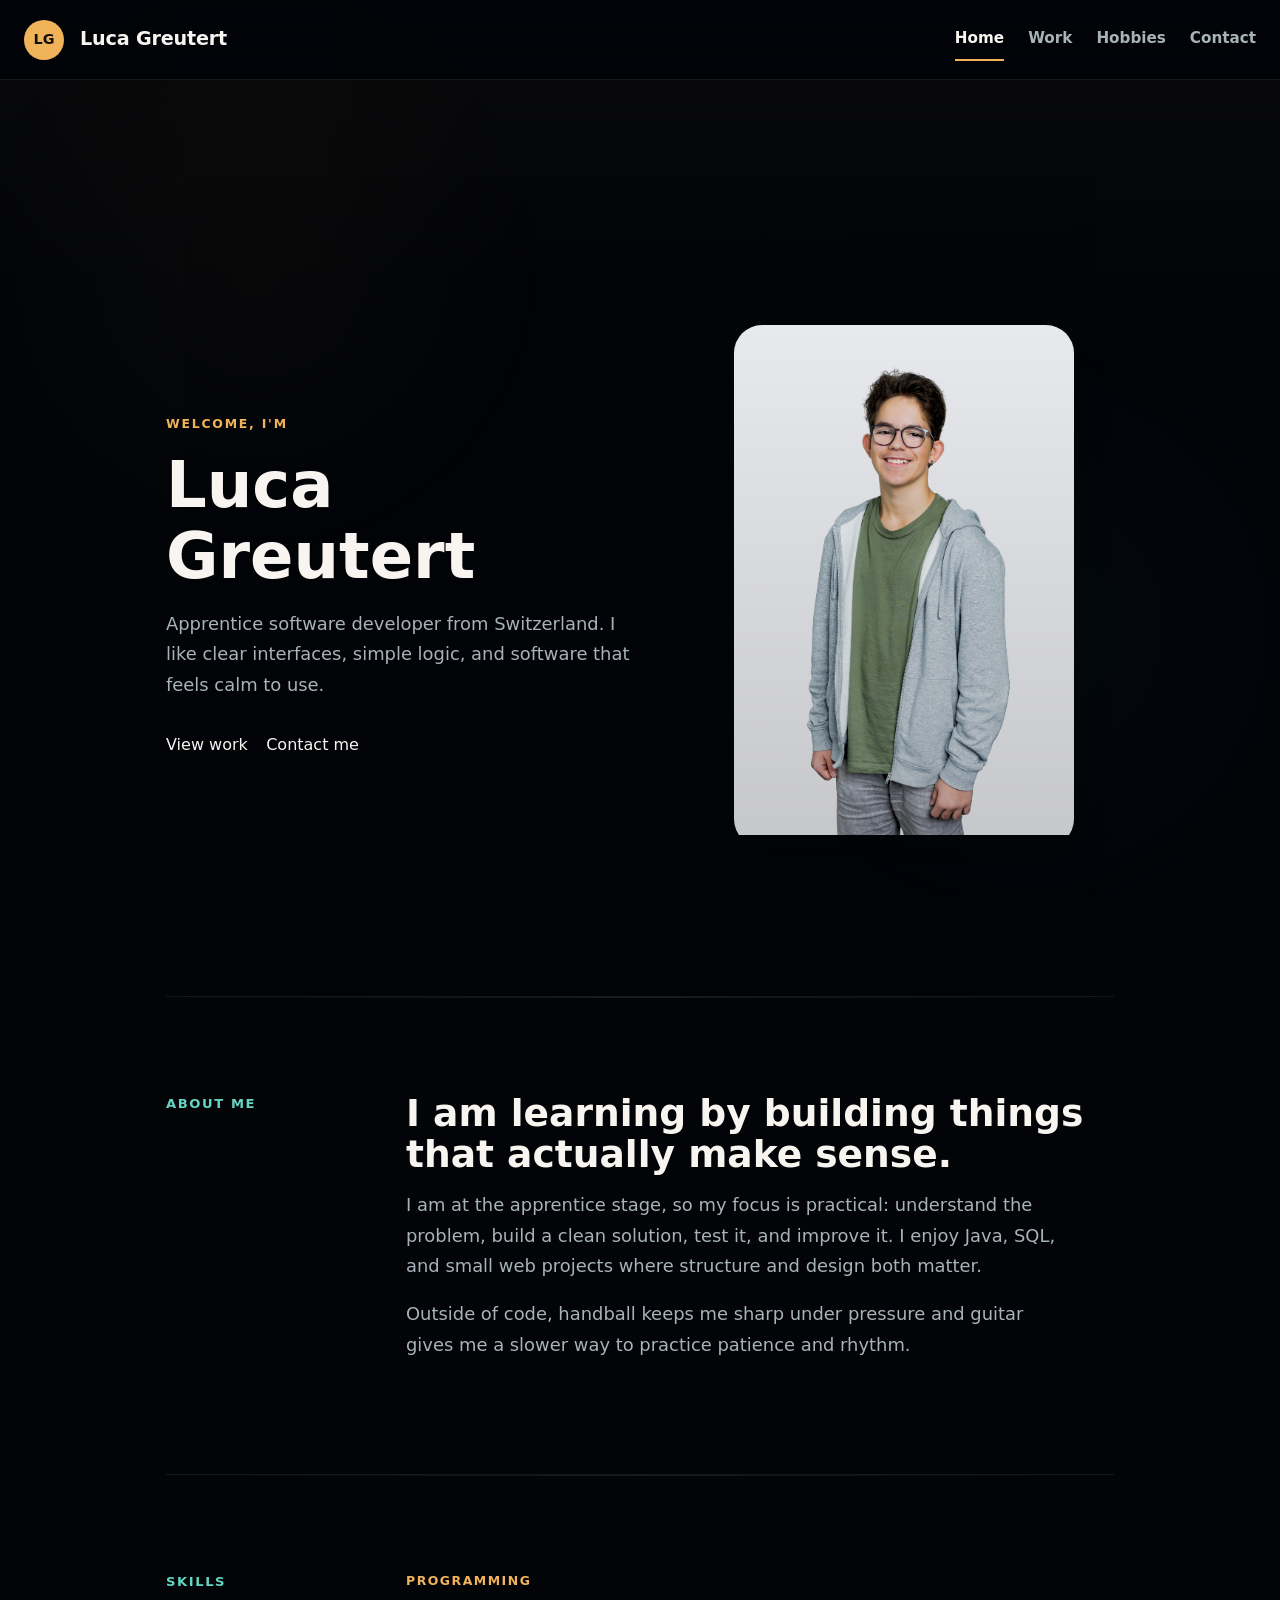
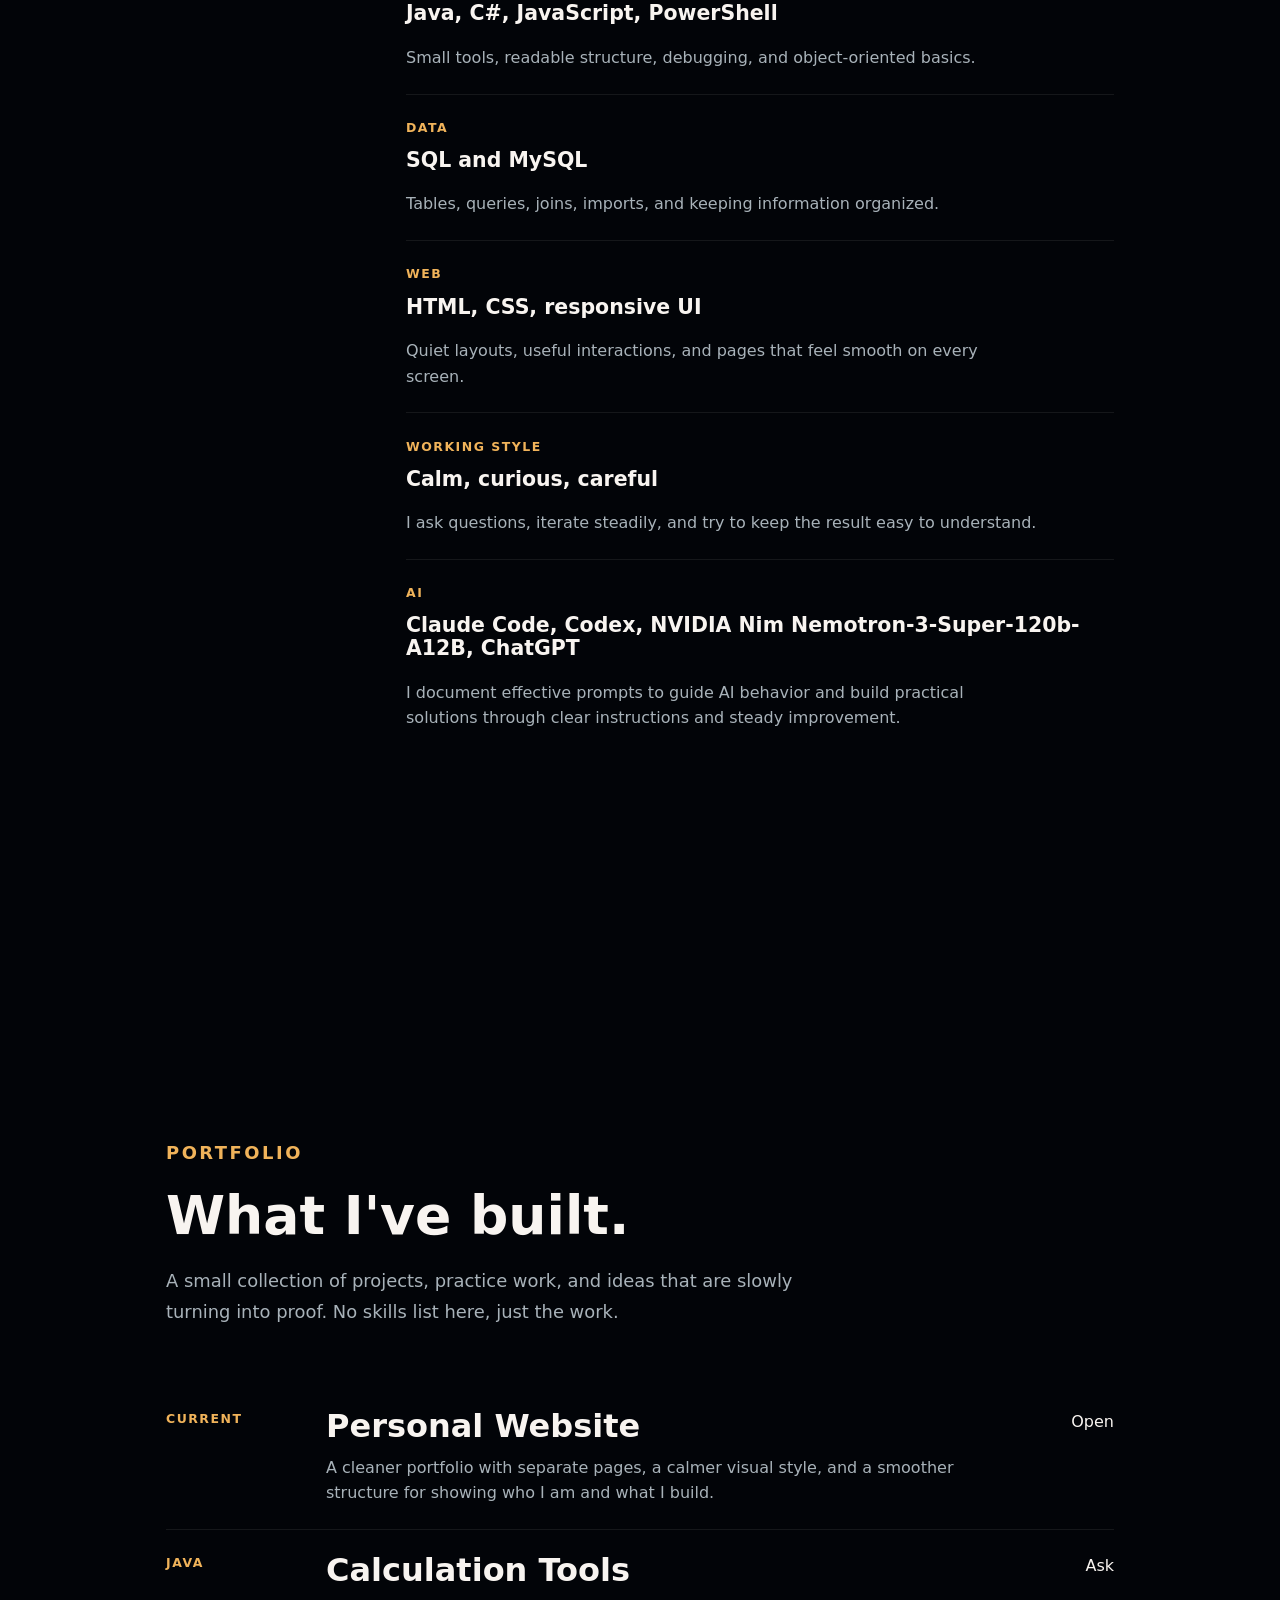
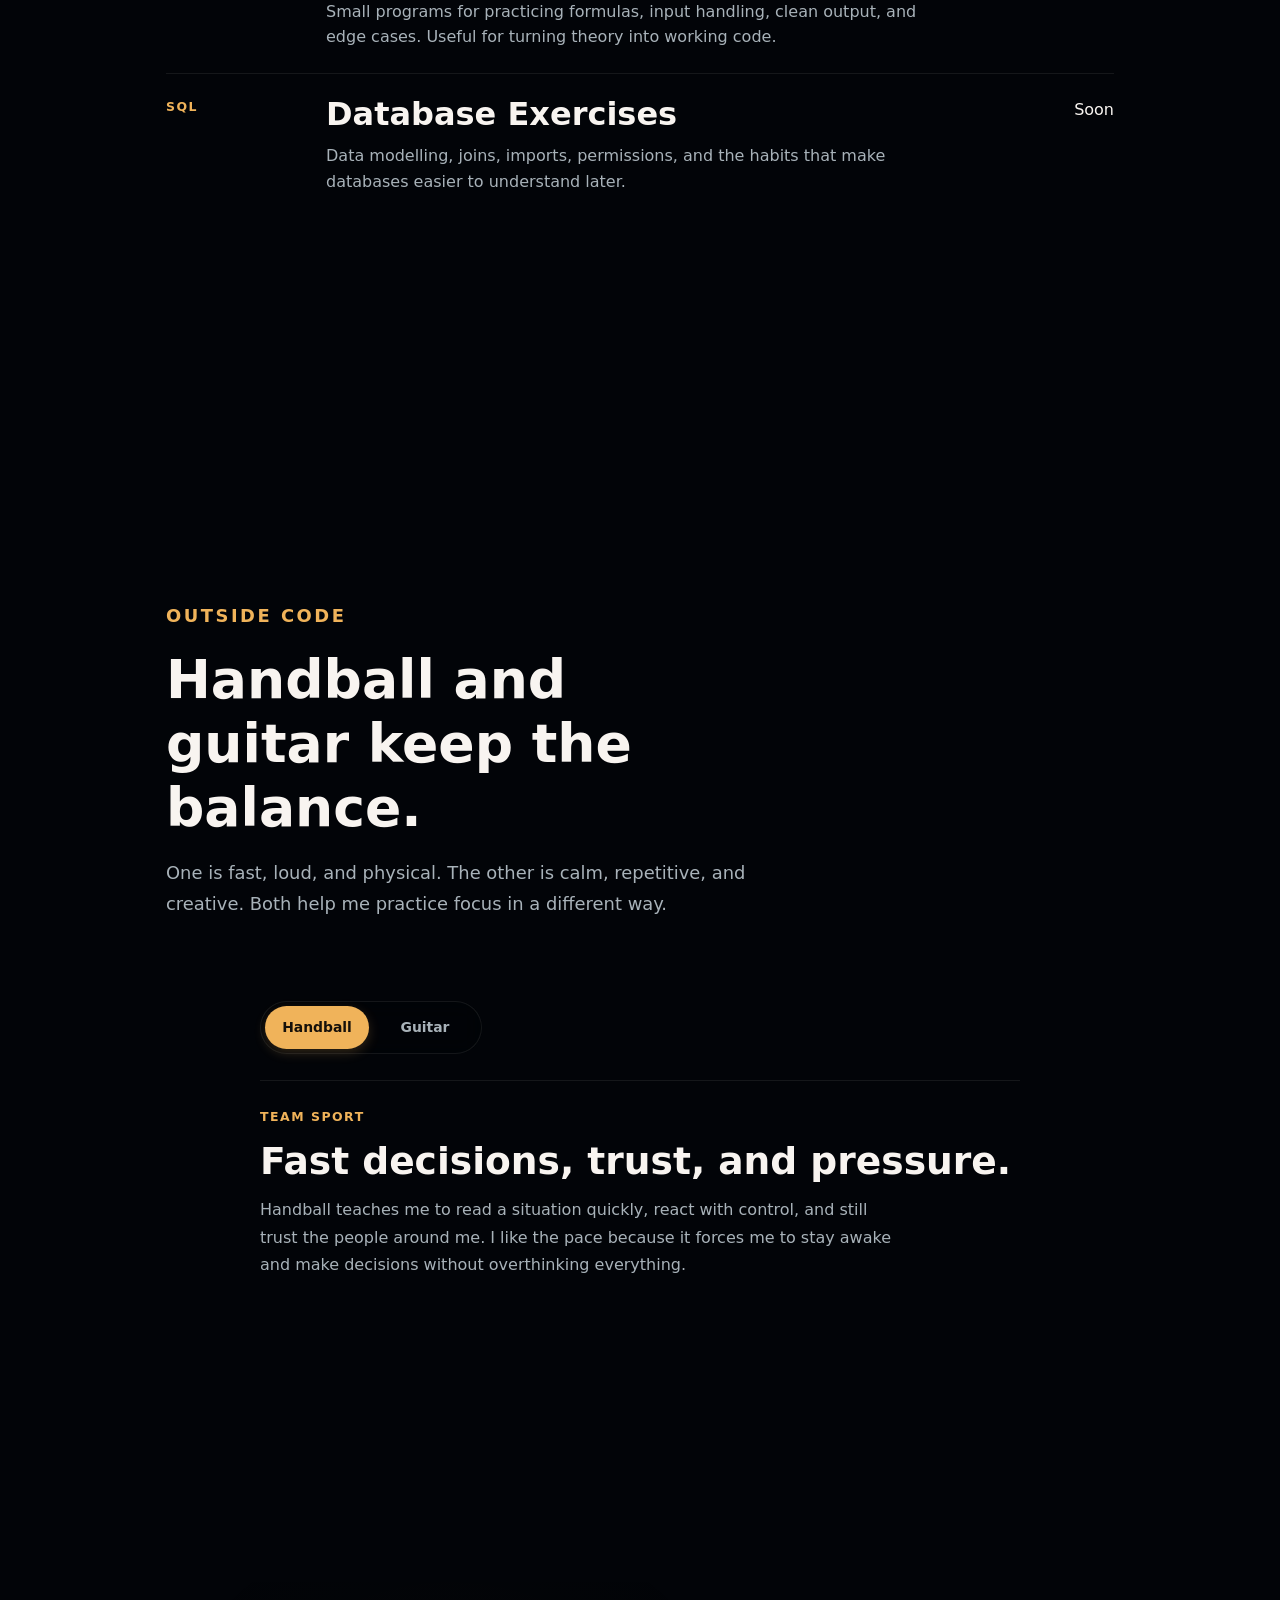
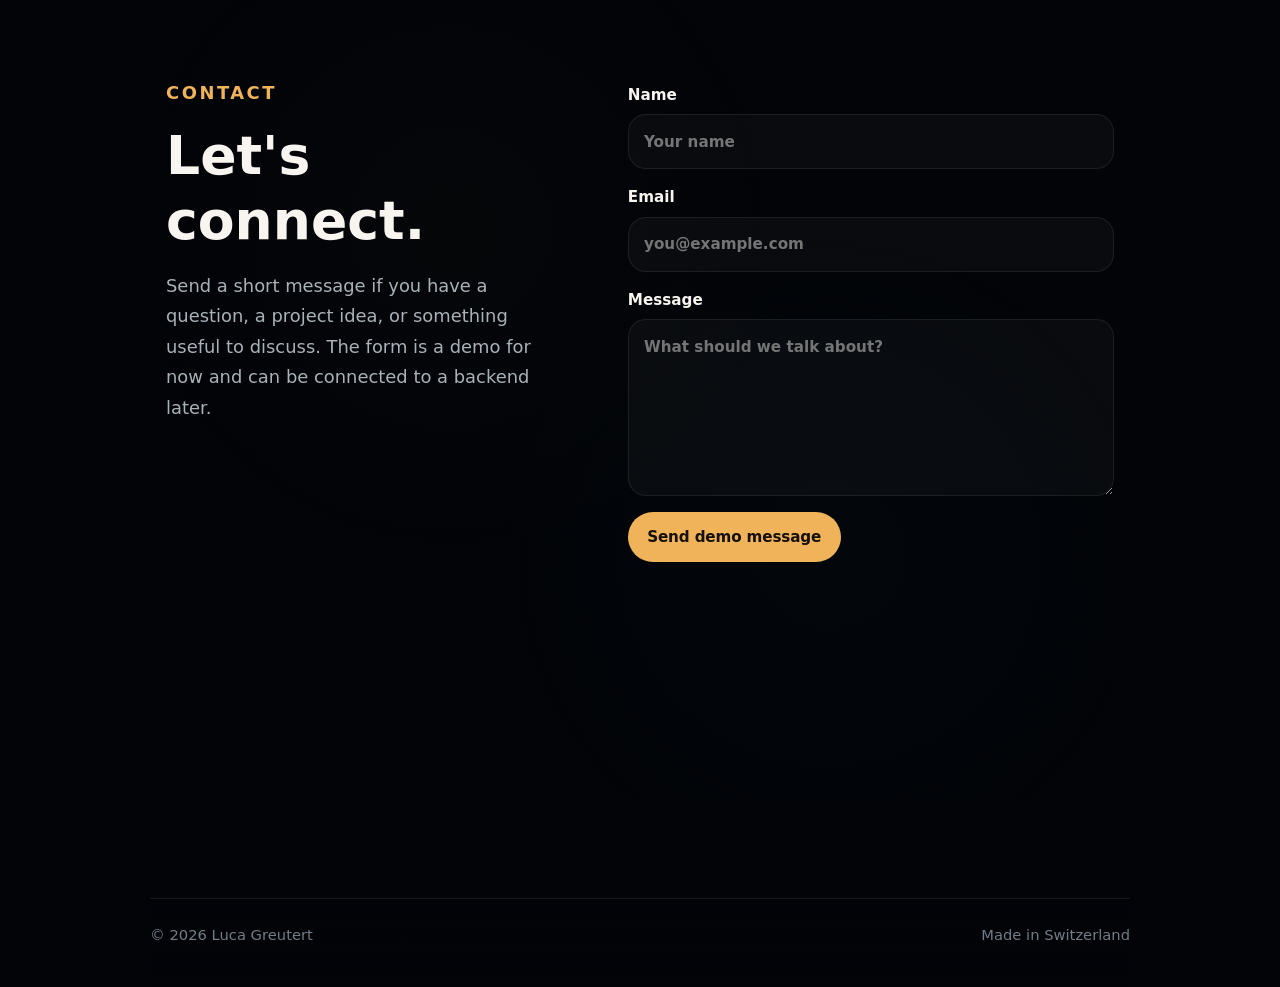
<file: index.html>
<!DOCTYPE html>
<html lang="en">
<head>
  <meta charset="UTF-8" />
  <meta name="viewport" content="width=device-width, initial-scale=1.0" />
  <title>Luca Greutert | Portfolio</title>

  <style>
    :root {
      --bg: #020408;
      --bg-soft: #07090f;
      --text: #f8f4f0;
      --muted: #a8b2b9;
      --soft: #717d87;
      --line: rgba(248, 244, 240, 0.08);
      --line-strong: rgba(248, 244, 240, 0.15);
      --amber: #f0b35a;
      --teal: #64d5c2;
      --danger: #e45f4f;
      --max-width: 980px;
      --radius-sm: 12px;
      --radius: 18px;
      --radius-lg: 28px;
      --ease: cubic-bezier(0.2, 0.8, 0.2, 1);
    }

    * {
      box-sizing: border-box;
    }

    html {
      scroll-behavior: smooth;
    }

    body {
      margin: 0;
      min-height: 100vh;
      color: var(--text);
      background:
        linear-gradient(180deg, rgba(240, 179, 90, 0.03), transparent 18rem),
        var(--bg);
      font-family:
        Inter, ui-sans-serif, system-ui, -apple-system, BlinkMacSystemFont,
        "Segoe UI", sans-serif;
      line-height: 1.6;
      position: relative;
      overflow-x: hidden;
      padding-top: 80px; /* Space for fixed header */
    }

    body::before {
      content: '';
      position: fixed;
      inset: 0;
      background-image:
        radial-gradient(circle at 20% 30%, rgba(240, 179, 90, 0.03) 0%, transparent 25%),
        radial-gradient(circle at 80% 70%, rgba(98, 213, 194, 0.03) 0%, transparent 25%);
      pointer-events: none;
      z-index: -2;
    }

    body.menu-open {
      overflow: hidden;
    }

    a {
      color: inherit;
      text-decoration: none;
    }

    button,
    input,
    textarea {
      font: inherit;
    }

    button {
      cursor: pointer;
    }

    h1,
    h2,
    h3,
    p,
    figure {
      margin-top: 0;
    }

    h1,
    h2,
    h3 {
      letter-spacing: 0;
      line-height: 1.1;
    }

    h1 {
      max-width: 13ch;
      margin-bottom: 1.1rem;
      font-size: clamp(2.3rem, 5vw, 4.25rem);
      font-weight: 800;
    }

    h2 {
      margin-bottom: 0.9rem;
      font-size: clamp(1.55rem, 3vw, 2.35rem);
      font-weight: 700;
    }

    h3 {
      margin-bottom: 0.55rem;
      font-size: clamp(1.08rem, 2vw, 1.28rem);
      font-weight: 600;
    }

    p {
      color: var(--muted);
      font-weight: 400;
    }

    /* Fixed header with shortcuts */
    .site-header {
      position: fixed;
      top: 0;
      left: 0;
      right: 0;
      height: 80px;
      z-index: 100;
      display: flex;
      align-items: center;
      justify-content: space-between;
      padding: 0 1.5rem;
      background: rgba(2, 4, 8, 0.9);
      backdrop-filter: blur(20px);
      border-bottom: 1px solid var(--line);
    }

    .brand-menu {
      display: flex;
      align-items: center;
      gap: 1rem;
    }

    .logo-mark {
      display: grid;
      place-items: center;
      width: 2.5rem;
      height: 2.5rem;
      border: 1px solid rgba(240, 179, 90, 0.4);
      border-radius: 50%;
      color: #15100a;
      background: var(--amber);
      font-size: 0.9rem;
      font-weight: 900;
      transition:
        transform 180ms var(--ease),
        background 180ms var(--ease);
    }

    .logo-mark:hover {
      background: #ffd18a;
      transform: translateY(-2px);
    }

    .logo-name {
      color: var(--text);
      font-weight: 800;
      text-decoration: none;
      font-size: 1.2rem;
      letter-spacing: -0.01em;
    }

    /* Shortcuts navigation */
    .shortcuts {
      display: flex;
      gap: 1.5rem;
    }

    .shortcuts a {
      color: var(--muted);
      font-weight: 600;
      font-size: 0.95rem;
      padding: 0.5rem 0;
      border-bottom: 2px solid transparent;
      transition: all 180ms var(--ease);
      position: relative;
    }

    .shortcuts a:hover {
      color: var(--amber);
    }

    .shortcuts a.active {
      color: var(--text);
      border-bottom-color: var(--amber);
    }

    /* Mobile menu toggle */
    .nav-toggle {
      display: none;
      flex-direction: column;
      justify-content: space-between;
      width: 2.5rem;
      height: 2rem;
    }

    .nav-toggle span {
      display: block;
      height: 2px;
      background: var(--text);
      border-radius: 2px;
      transition: all 0.3s ease;
    }

    /* Sections - all visible now */
    .section {
      width: min(var(--max-width), calc(100% - 2rem));
      margin: 0 auto;
      padding: 6rem 0;
      position: relative;
    }

    .hero {
      display: grid;
      grid-template-columns: minmax(0, 1.05fr) minmax(16rem, 0.95fr);
      gap: 4rem;
      align-items: center;
      min-height: calc(100vh - 80px);
      position: relative;
      text-align: left;
    }

    .hero::before {
      content: '';
      position: absolute;
      inset: 0;
      background:
        linear-gradient(
          to right,
          rgba(2, 4, 8, 0) 0%,
          rgba(2, 4, 8, 0.03) 30%,
          rgba(2, 4, 8, 0.03) 70%,
          rgba(2, 4, 8, 0) 100%
        );
      pointer-events: none;
    }

    .kicker {
      margin-bottom: 1rem;
      color: var(--amber);
      font-size: 0.78rem;
      font-weight: 900;
      letter-spacing: 0.14em;
      text-transform: uppercase;
    }

    .hero-text,
    .page-intro p,
    .section-body p {
      max-width: 58ch;
      font-size: clamp(1rem, 1.7vw, 1.12rem);
      line-height: 1.7;
    }

    .hero-actions {
      display: flex;
      flex-wrap: wrap;
      gap: 1.15rem;
      margin-top: 2rem;
    }

    .hero-visual {
      margin-bottom: 0;
      position: relative;
      border-radius: var(--radius-lg);
      overflow: hidden;
      box-shadow: 0 8px 32px rgba(0, 0, 0, 0.4);
    }

    .hero-visual::before {
      content: '';
      position: absolute;
      inset: 0;
      background:
        linear-gradient(
          to bottom,
          rgba(0, 0, 0, 0) 0%,
          rgba(0, 0, 0, 0.15) 100%
        );
      pointer-events: none;
    }

    .hero-visual img {
      display: block;
      width: 100%;
      height: 100%;
      object-fit: cover;
      object-position: 58% center;
      transition: transform 0.5s ease;
    }

    .hero-visual:hover img {
      transform: scale(1.02);
    }

    .hero-visual figcaption {
      margin-top: 0.7rem;
      color: var(--soft);
      font-size: 0.9rem;
      font-style: italic;
    }

    .split-section {
      display: grid;
      grid-template-columns: 12rem minmax(0, 1fr);
      gap: 3rem;
      border-top: 1px solid var(--line);
      position: relative;
    }

    .split-section::before {
      content: '';
      position: absolute;
      top: 0;
      left: 0;
      right: 0;
      height: 1px;
      background:
        linear-gradient(
          to right,
          transparent,
          rgba(248, 244, 240, 0.1),
          transparent
        );
      pointer-events: none;
    }

    .section-label p {
      position: sticky;
      top: 6rem;
      color: var(--teal);
      font-size: 0.82rem;
      font-weight: 900;
      letter-spacing: 0.12em;
      text-transform: uppercase;
    }

    .section-body {
      max-width: 680px;
    }

    .list-stack {
      display: grid;
      gap: 0;
    }

    .clean-row {
      display: grid;
      gap: 0.7rem;
      padding: 1.45rem 0;
      border-top: 1px solid var(--line);
      transition: background 180ms var(--ease);
    }

    .clean-row:hover {
      background: rgba(248, 244, 240, 0.02);
    }

    .clean-row:first-child {
      border-top: 0;
      padding-top: 0;
    }

    .clean-row span,
    .tab-panel span {
      color: var(--amber);
      font-size: 0.78rem;
      font-weight: 900;
      letter-spacing: 0.12em;
      text-transform: uppercase;
    }

    .clean-row p {
      max-width: 62ch;
      margin-bottom: 0;
      color: var(--muted);
      line-height: 1.6;
    }

    .page-hero {
      padding-bottom: 3rem;
    }

    .page-intro {
      max-width: 700px;
    }

    .page-intro h1 {
      max-width: 16ch;
      font-size: clamp(2.05rem, 4.5vw, 3.35rem);
      font-weight: 800;
      line-height: 1.2;
    }

    .project-list {
      padding-top: 1rem;
    }

    .project-row {
      grid-template-columns: 8rem minmax(0, 1fr) auto;
      align-items: start;
      column-gap: 2rem;
    }

    .project-row h2 {
      margin-bottom: 0.65rem;
      font-size: clamp(1.35rem, 2.5vw, 2rem);
      font-weight: 700;
      color: var(--text);
    }

    .hobby-panel {
      max-width: 760px;
      padding-top: 1rem;
    }

    .tab-list {
      display: inline-flex;
      gap: 0.25rem;
      margin-bottom: 1.6rem;
      padding: 0.25rem;
      border: 1px solid var(--line);
      border-radius: var(--radius-lg);
      background: rgba(2, 4, 8, 0.3);
      backdrop-filter: blur(10px);
    }

    .tab-button {
      min-width: 6.5rem;
      border: 0;
      border-radius: calc(var(--radius-lg) - 4px);
      padding: 0.65rem 1rem;
      color: var(--muted);
      background: transparent;
      font-weight: 800;
      font-size: 0.87rem;
      transition:
        color 180ms var(--ease),
        background 180ms var(--ease),
        transform 180ms var(--ease);
    }

    .tab-button:hover:not(.active),
    .tab-button:focus-visible:not(.active) {
      transform: translateY(-1px);
      color: var(--text);
      background: rgba(248, 244, 240, 0.05);
    }

    .tab-button.active {
      color: #15100a;
      background: var(--amber);
      transform: translateY(0);
      box-shadow: 0 4px 12px rgba(240, 179, 90, 0.2);
    }

    .tab-panel {
      padding-top: 1.4rem;
      border-top: 1px solid var(--line);
    }

    .tab-panel h2 {
      margin-top: 0.75rem;
      color: var(--text);
    }

    .tab-panel p {
      max-width: 63ch;
      color: var(--muted);
      line-height: 1.7;
    }

    .contact-layout {
      display: grid;
      grid-template-columns: minmax(0, 0.9fr) minmax(18rem, 1.1fr);
      gap: 4rem;
      align-items: start;
      min-height: calc(100vh - 80px);
      position: relative;
    }

    .contact-layout::before {
      content: '';
      position: absolute;
      inset: 0;
      background:
        radial-gradient(circle at 30% 30%, rgba(240, 179, 90, 0.02) 0%, transparent 40%),
        radial-gradient(circle at 70% 70%, rgba(98, 213, 194, 0.02) 0%, transparent 40%);
      pointer-events: none;
      z-index: -1;
    }

    .contact-form {
      display: grid;
      gap: 1rem;
      width: 100%;
      padding-top: 0.3rem;
    }

    .contact-form label {
      display: grid;
      gap: 0.45rem;
      color: var(--text);
      font-weight: 700;
      font-size: 0.95rem;
    }

    .contact-form input,
    .contact-form textarea {
      width: 100%;
      border: 1px solid var(--line);
      border-radius: var(--radius);
      padding: 0.9rem 0.95rem;
      color: var(--text);
      background: rgba(248, 244, 240, 0.03);
      outline: none;
      transition:
        border-color 180ms var(--ease),
        background 180ms var(--ease),
        box-shadow 180ms var(--ease);
      font-size: 0.95rem;
    }

    .contact-form textarea {
      resize: vertical;
      min-height: 120px;
    }

    .contact-form input:focus,
    .contact-form textarea:focus {
      border-color: var(--teal);
      background: rgba(248, 244, 240, 0.06);
      box-shadow: 0 0 0 3px rgba(98, 213, 194, 0.2);
    }

    .send-button {
      width: fit-content;
      border: 1px solid rgba(240, 179, 90, 0.5);
      border-radius: var(--radius-lg);
      padding: 0.75rem 1.15rem;
      color: #15100a;
      background: var(--amber);
      font-weight: 900;
      font-size: 0.95rem;
      transition:
        transform 180ms var(--ease),
        background 180ms var(--ease),
        box-shadow 180ms var(--ease);
      letter-spacing: -0.01em;
    }

    .send-button:hover,
    .send-button:focus-visible {
      background: #ffd18a;
      transform: translateY(-2px);
      box-shadow: 0 8px 24px rgba(240, 179, 90, 0.3);
    }

    .form-message {
      min-height: 1.5rem;
      margin: 0;
      color: var(--teal);
      font-weight: 800;
      font-size: 0.95rem;
    }

    .site-footer {
      display: flex;
      justify-content: space-between;
      gap: 1rem;
      width: min(var(--max-width), calc(100% - 2rem));
      margin: 0 auto;
      padding: 1.5rem 0 2.5rem;
      border-top: 1px solid var(--line);
      position: relative;
      z-index: 10;
    }

    .site-footer::before {
      content: '';
      position: absolute;
      inset: 0;
      background:
        linear-gradient(
          to top,
          rgba(2, 4, 8, 0.8) 0%,
          rgba(2, 4, 8, 0) 100%
        );
      pointer-events: none;
      z-index: -2;
    }

    .site-footer p {
      margin-bottom: 0;
      color: var(--soft);
      font-size: 0.92rem;
      font-weight: 400;
    }

    .reveal {
      opacity: 0;
      transform: translateY(10px);
      transition:
        opacity 620ms var(--ease),
        transform 620ms var(--ease);
    }

    .reveal.visible {
      opacity: 1;
      transform: translateY(0);
    }

    :focus-visible {
      outline: 3px solid var(--amber);
      outline-offset: 4px;
    }

    /* Enhanced focus styles */
    button:focus-visible,
    input:focus-visible,
    textarea:focus-visible,
    a:focus-visible {
      outline: 3px solid var(--amber);
      outline-offset: 4px;
    }

    @media (max-width: 820px) {
      body {
        padding-top: 70px; /* Adjust for smaller header */
      }

      .site-header {
        height: 70px;
        padding: 0 1rem;
      }

      .logo-mark {
        width: 2rem;
        height: 2rem;
        font-size: 0.8rem;
      }

      .logo-name {
        font-size: 1.1rem;
      }

      .shortcuts {
        gap: 1rem;
      }

      .shortcuts a {
        font-size: 0.9rem;
        padding: 0.4rem 0;
      }

      .nav-toggle {
        display: flex;
      }

      .site-nav {
        position: fixed;
        inset: 70px 0 auto;
        display: none;
        width: 100%;
        background: rgba(2, 4, 8, 0.95);
        backdrop-filter: blur(20px);
        border-top: 1px solid var(--line);
        z-index: 90;
      }

      .site-nav.open {
        display: block;
      }

      .site-nav a {
        display: block;
        padding: 1rem;
        text-align: center;
        border-bottom: 1px solid var(--line);
      }

      .site-nav a:last-child {
        border-bottom: none;
      }

      .site-nav a:hover {
        background: rgba(248, 244, 240, 0.05);
        color: var(--amber);
      }

      .hero {
        grid-template-columns: 1fr;
        text-align: center;
        padding-top: 4rem;
      }

      .hero-text,
      .hero-actions {
        max-width: 100%;
      }

      .hero-actions {
        justify-content: center;
      }

      .section {
        width: calc(100% - 1.5rem);
        padding: 4rem 0;
      }

      .section-label p {
        position: static;
        margin-bottom: 0;
        text-align: center;
      }

      .project-row {
        grid-template-columns: 1fr;
        gap: 0.7rem;
      }

      .project-row h2 {
        text-align: center;
      }
    }

    @media (max-width: 560px) {
      .logo-name {
        max-width: calc(100vw - 8rem);
        overflow: hidden;
        text-overflow: ellipsis;
      }

      h1 {
        font-size: clamp(2.2rem, 13vw, 3.35rem);
      }

      .hero-actions,
      .site-footer {
        flex-direction: column;
        align-items: stretch;
      }

      .tab-list {
        width: 100%;
      }

      .tab-button {
        flex: 1;
        min-width: 0;
        padding: 0.75rem 1rem;
        font-size: 0.9rem;
      }

      .send-button {
        width: 100%;
        padding: 1rem;
      }

      .contact-layout {
        gap: 2rem;
      }
    }

    @media (prefers-reduced-motion: reduce) {
      html {
        scroll-behavior: auto;
      }

      *,
      *::before,
      *::after {
        transition-duration: 0.01ms !important;
        animation-duration: 0.01ms !important;
        animation-iteration-count: 1 !important;
      }

      .reveal {
        opacity: 1;
        transform: none;
      }
    }

    /* Dark mode enhancements */
    @media (prefers-color-scheme: dark) {
      :root {
        --bg: #020408;
        --bg-soft: #07090f;
        --text: #f8f4f0;
        --muted: #a8b2b9;
        --soft: #717d87;
      }
    }

    /* Print styles */
    @media print {
      body {
        background: white !important;
        color: black !important;
        padding-top: 0 !important;
      }

      .site-header,
      .nav-toggle,
      .hero-actions,
      .send-button {
        display: none !important;
      }

      a {
        color: black !important;
        text-decoration: underline;
      }
    }
  </style>
</head>
<body>
  <header class="site-header">
    <div class="brand-menu">
      <button class="logo-mark" type="button" aria-label="Open page menu">
        LG
      </button>
      <a class="logo-name" href="#">Luca Greutert</a>
    </div>

    <nav class="shortcuts" aria-label="Primary navigation">
      <a href="#home-section" class="active">Home</a>
      <a href="#work-section">Work</a>
      <a href="#hobbies-section">Hobbies</a>
      <a href="#contact-section">Contact</a>
    </nav>

    <button class="nav-toggle" aria-label="Open navigation" aria-controls="primary-navigation">
      <span></span>
      <span></span>
      <span></span>
    </button>
  </header>



  <main>
    <!-- Home Section -->
    <section class="section" id="home-section">
      <div class="hero section" id="home">
        <div class="hero-copy reveal">
          <p class="kicker">Welcome, I'm</p>
          <h1>Luca Greutert</h1>
          <p class="hero-text">
            Apprentice software developer from Switzerland. I like clear interfaces,
            simple logic, and software that feels calm to use.
          </p>
          <div class="hero-actions">
            <a class="text-link strong" href="#work-section">View work</a>
            <a class="text-link" href="#contact-section">Contact me</a>
          </div>
        </div>

        <figure class="hero-visual reveal" aria-label="Developer workspace">
          <img
            src="assets/IMG_0503.jpeg"
            alt="A focused developer workspace with a laptop, notebook, guitar, and handball."
          />
          <figcaption></figcaption>
        </figure>
      </div>

      <section class="section split-section" id="about">
        <div class="section-label reveal">
          <p>About Me</p>
        </div>

        <div class="section-body reveal">
          <h2>I am learning by building things that actually make sense.</h2>
          <p>
            I am at the apprentice stage, so my focus is practical: understand the
            problem, build a clean solution, test it, and improve it. I enjoy Java,
            SQL, and small web projects where structure and design both matter.
          </p>
          <p>
            Outside of code, handball keeps me sharp under pressure and guitar gives
            me a slower way to practice patience and rhythm.
          </p>
        </div>
      </section>

      <section class="section split-section" id="skills">
        <div class="section-label reveal">
          <p>Skills</p>
        </div>

        <div class="list-stack reveal">
          <article class="clean-row">
            <span>Programming</span>
            <h3>Java, C#, JavaScript, PowerShell</h3>
            <p>Small tools, readable structure, debugging, and object-oriented basics.</p>
          </article>

          <article class="clean-row">
            <span>Data</span>
            <h3>SQL and MySQL</h3>
            <p>Tables, queries, joins, imports, and keeping information organized.</p>
          </article>

          <article class="clean-row">
            <span>Web</span>
            <h3>HTML, CSS, responsive UI</h3>
            <p>Quiet layouts, useful interactions, and pages that feel smooth on every screen.</p>
          </article>

          <article class="clean-row">
            <span>Working Style</span>
            <h3>Calm, curious, careful</h3>
            <p>I ask questions, iterate steadily, and try to keep the result easy to understand.</p>
          </article>

          <article class="clean-row">
            <span>AI</span>
            <h3>Claude Code, Codex, NVIDIA Nim Nemotron-3-Super-120b-A12B, ChatGPT</h3>
            <p>I document effective prompts to guide AI behavior and build practical solutions through clear instructions and steady improvement.</p>
          </article>
        </div>
      </section>
    </section>

    <!-- Work Section -->
    <section class="section" id="work-section">
      <section class="section page-hero">
        <div class="page-intro reveal">
          <p class="kicker">Portfolio</p>
          <h1>What I've built.</h1>
          <p>
            A small collection of projects, practice work, and ideas that are slowly
            turning into proof. No skills list here, just the work.
          </p>
        </div>
      </section>

      <section class="section list-stack project-list" aria-label="Projects">
        <article class="clean-row project-row reveal">
          <span>Current</span>
          <div>
            <h2>Personal Website</h2>
            <p>
              A cleaner portfolio with separate pages, a calmer visual style, and a
              smoother structure for showing who I am and what I build.
            </p>
          </div>
          <a class="text-link" href="#home-section">Open</a>
        </article>

        <article class="clean-row project-row reveal">
          <span>Java</span>
          <div>
            <h2>Calculation Tools</h2>
            <p>
              Small programs for practicing formulas, input handling, clean output,
              and edge cases. Useful for turning theory into working code.
            </p>
          </div>
          <a class="text-link" href="#contact-section">Ask</a>
        </article>

        <article class="clean-row project-row reveal">
          <span>SQL</span>
          <div>
            <h2>Database Exercises</h2>
            <p>
              Data modelling, joins, imports, permissions, and the habits that make
              databases easier to understand later.
            </p>
          </div>
          <a class="text-link" href="#contact-section">Soon</a>
        </article>
      </section>
    </section>

    <!-- Hobbies Section -->
    <section class="section" id="hobbies-section">
      <section class="section page-hero">
        <div class="page-intro reveal">
          <p class="kicker">Outside Code</p>
          <h1>Handball and guitar keep the balance.</h1>
          <p>
            One is fast, loud, and physical. The other is calm, repetitive, and
            creative. Both help me practice focus in a different way.
          </p>
        </div>
      </section>

      <section class="section hobby-panel reveal" aria-label="Hobby tabs">
        <div class="tab-list" role="tablist" aria-label="Choose hobby">
          <button class="tab-button active" type="button" role="tab" aria-selected="true" aria-controls="handball-panel" id="handball-tab" data-tab="handball">
            Handball
          </button>
          <button class="tab-button" type="button" role="tab" aria-selected="false" aria-controls="guitar-panel" id="guitar-tab" data-tab="guitar">
            Guitar
          </button>
        </div>

        <article class="tab-panel active" id="handball-panel" role="tabpanel" aria-labelledby="handball-tab" data-panel="handball">
          <span>Team Sport</span>
          <h2>Fast decisions, trust, and pressure.</h2>
          <p>
            Handball teaches me to read a situation quickly, react with control, and
            still trust the people around me. I like the pace because it forces me to
            stay awake and make decisions without overthinking everything.
          </p>
        </article>

        <article class="tab-panel" id="guitar-panel" role="tabpanel" aria-labelledby="guitar-tab" data-panel="guitar" hidden>
          <span>Music</span>
          <h2>A slower way to practice creativity.</h2>
          <p>
            Guitar has the same satisfying loop as programming: learn a pattern, repeat
            it, clean it up, and slowly turn rough noise into something that feels good.
            It keeps the creative side active without needing a screen.
          </p>
        </article>
      </section>
    </section>

    <!-- Contact Section -->
    <section class="section" id="contact-section">
      <section class="section contact-layout">
        <div class="page-intro reveal">
          <p class="kicker">Contact</p>
          <h1>Let's connect.</h1>
          <p>
            Send a short message if you have a question, a project idea, or something
            useful to discuss. The form is a demo for now and can be connected to a
            backend later.
          </p>
        </div>

        <form class="contact-form reveal" action="https://formspree.io/f/moqyvpdo" method="POST" id="contact-form">
          <!--
            This form is configured to send emails to admin@luca-greutert.ch via Formspree
            Form ID: moqyvpdo (pre-configured to forward to admin@luca-greutert.ch)
          -->
          <label>
            Name
            <input type="text" name="name" placeholder="Your name" autocomplete="name" required />
          </label>

          <label>
            Email
            <input type="email" name="email" placeholder="you@example.com" autocomplete="email" required />
          </label>

          <label>
            Message
            <textarea name="message" rows="6" placeholder="What should we talk about?" required></textarea>
          </label>

          <button class="send-button" type="submit">Send demo message</button>
          <p class="form-message" aria-live="polite"></p>
        </form>
      </section>
    </section>
  </main>

  <footer class="site-footer">
    <p>&copy; <span id="year"></span> Luca Greutert</p>
    <p>Made in Switzerland</p>
  </footer>

  <script>
    const logoButton = document.querySelector(".logo-mark");
    const navToggle = document.querySelector(".nav-toggle");
    const siteNav = document.querySelector("#primary-navigation");
    const navLinks = document.querySelectorAll(".site-nav a, .shortcuts a");
    const year = document.querySelector("#year");
    const revealElements = document.querySelectorAll(".reveal");
    const form = document.querySelector(".contact-form");
    const formMessage = document.querySelector(".form-message");
    const tabButtons = document.querySelectorAll("[data-tab]");
    const tabPanels = document.querySelectorAll("[data-panel]");

    if (year) {
      year.textContent = new Date().getFullYear();
    }

    const closeNavigation = () => {
      if (!navToggle || !siteNav) {
        return;
      }

      siteNav.classList.remove("open");
      navToggle.setAttribute("aria-expanded", "false");
      navToggle.setAttribute("aria-label", "Open navigation");
      document.body.classList.remove("menu-open");
    };

    // Handle mobile menu toggle
    if (navToggle && siteNav) {
      navToggle.addEventListener("click", () => {
        const isOpen = siteNav.classList.toggle("open");
        navToggle.setAttribute("aria-expanded", String(isOpen));
        navToggle.setAttribute("aria-label", isOpen ? "Close navigation" : "Open navigation");
        document.body.classList.toggle("menu-open", isOpen);
      });
    }

    // Handle navigation links
    navLinks.forEach(link => {
      link.addEventListener("click", (e) => {
        // Only prevent default for anchor links that scroll to sections
        if (link.getAttribute("href").startsWith("#")) {
          e.preventDefault();
          const targetId = link.getAttribute("href").substring(1);
          const targetElement = document.getElementById(targetId);

          if (targetElement) {
            // Update active state
            navLinks.forEach(link => {
              link.classList.remove("active");
            });
            link.classList.add("active");

            // Close mobile menu if open
            closeNavigation();

            // Smooth scroll to target
            window.scrollTo({
              top: targetElement.offsetTop - 80, // Account for fixed header
              behavior: "smooth"
            });
          }
        }
      });
    });

    // Update active link on scroll
    const updateActiveLinkOnScroll = () => {
      const scrollPosition = window.scrollY + 100; // Offset for header

      // Only check top-level sections (direct children of main) to avoid nested sections
      const sections = document.querySelectorAll("main > .section");
      let currentSectionId = "";

      sections.forEach(section => {
        const sectionTop = section.offsetTop;
        const sectionHeight = section.offsetHeight;
        const sectionId = section.id;

        if (scrollPosition >= sectionTop && scrollPosition < sectionTop + sectionHeight) {
          currentSectionId = sectionId;
        }
      });

      if (currentSectionId) {
        navLinks.forEach(link => {
          if (link.getAttribute("href") === `#${currentSectionId}`) {
            link.classList.add("active");
          } else {
            link.classList.remove("active");
          }
        });
      }
    };

    window.addEventListener("scroll", updateActiveLinkOnScroll);
    // Initialize active link on load
    window.addEventListener("load", updateActiveLinkOnScroll);

    document.addEventListener("keydown", (event) => {
      if (event.key === "Escape") {
        closeNavigation();
      }
    });

    if ("IntersectionObserver" in window) {
      const revealObserver = new IntersectionObserver(
        (entries) => {
          entries.forEach((entry) => {
            if (entry.isIntersecting) {
              entry.target.classList.add("visible");
              revealObserver.unobserve(entry.target);
            }
          });
        },
        { threshold: 0.16 }
      );

      revealElements.forEach((element) => revealObserver.observe(element));
    } else {
      revealElements.forEach((element) => element.classList.add("visible"));
    }

    tabButtons.forEach((button) => {
      button.addEventListener("click", () => {
        const target = button.dataset.tab;

        tabButtons.forEach((tabButton) => {
          const isActive = tabButton === button;
          tabButton.classList.toggle("active", isActive);
          tabButton.setAttribute("aria-selected", String(isActive));
        });

        tabPanels.forEach((panel) => {
          const isActive = panel.dataset.panel === target;
          panel.classList.toggle("active", isActive);
          panel.hidden = !isActive;
        });
      });
    });

    if (form && formMessage) {
      form.addEventListener("submit", async (event) => {
        event.preventDefault();

        if (!form.checkValidity()) {
          formMessage.textContent = "Please fill in the fields first.";
          formMessage.style.color = "#e45f4f";
          form.reportValidity();
          return;
        }

        const formData = new FormData(form);
        const firstName = String(formData.get("name") || "").trim().split(" ")[0] || "there";

        formMessage.textContent = `Thanks, ${firstName}. Sending message...`;
        formMessage.style.color = "#42c7b7";

        try {
          // Check if running locally (file:// protocol)
          const isLocal = window.location.protocol === 'file:';

          if (isLocal) {
            // For local testing, simulate successful submission
            console.log('Running locally - simulating form submission');
            // Simulate network delay
            await new Promise(resolve => setTimeout(resolve, 1500));

            form.reset();
            formMessage.textContent = `Thanks, ${firstName}. Your message has been sent to admin@luca-greutert.ch! (Local test - email not actually sent)`;
            formMessage.style.color = "#42c7b7";
            console.log('Local form submission simulated successfully');
          } else {
            // For production/staging, use real Formspree endpoint
            console.log('Submitting form to Formspree...');
            const response = await fetch('https://formspree.io/f/moqyvpdo', {
              method: 'POST',
              body: formData,
              headers: {
                'Accept': 'application/json'
              }
            });

            console.log('Formspree response:', response);

            if (response.ok) {
              const result = await response.json();
              console.log('Formspree result:', result);
              form.reset();
              formMessage.textContent = `Thanks, ${firstName}. Your message has been sent to admin@luca-greutert.ch!`;
              formMessage.style.color = "#42c7b7";
            } else {
              const errorText = await response.text();
              console.error('Formspree error response:', response.status, errorText);
              throw new Error(`Formspree error: ${response.status} - ${errorText}`);
            }
          }
        } catch (error) {
          console.error('Error submitting form:', error);
          // Show more specific error message for debugging
          formMessage.textContent = `Error: ${error.message}. Please check console for details.`;
          formMessage.style.color = "#e45f4f";
        }
      });
    }
  </script>
</body>
</html>
</file>
